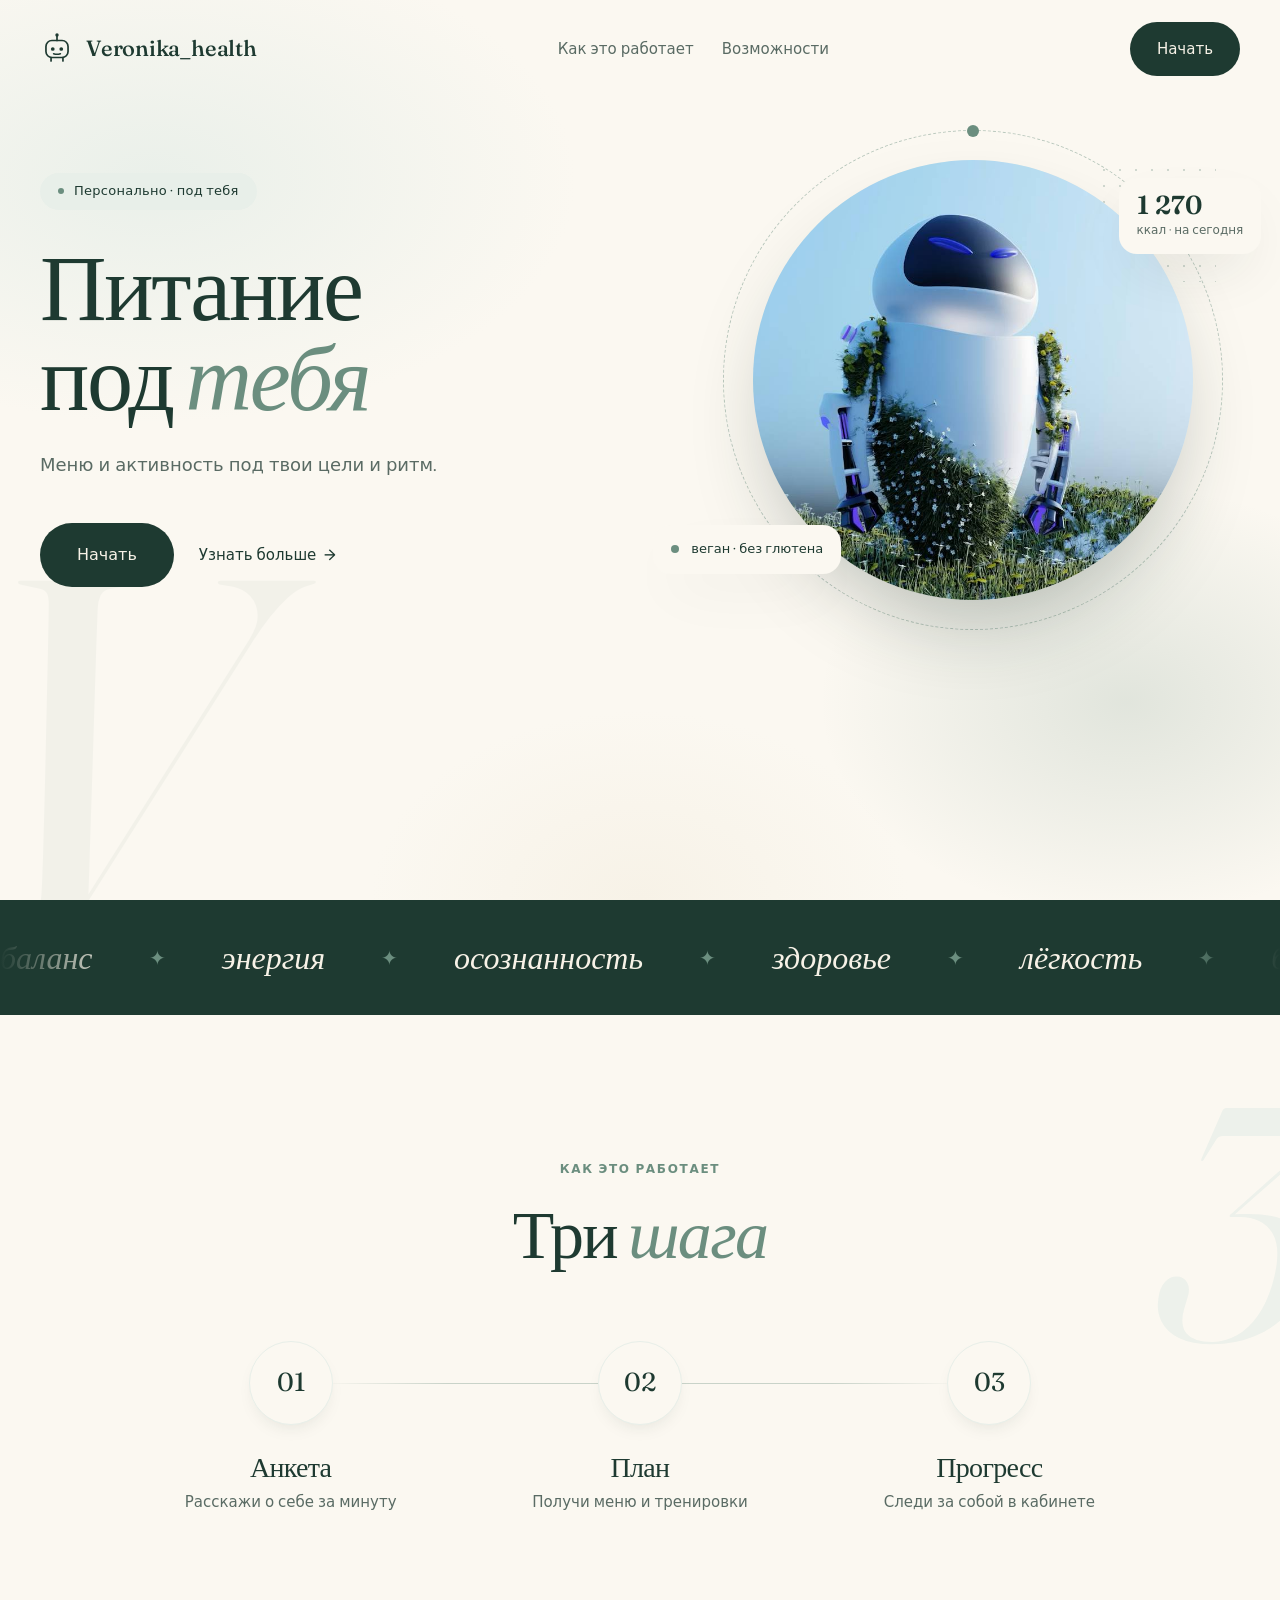
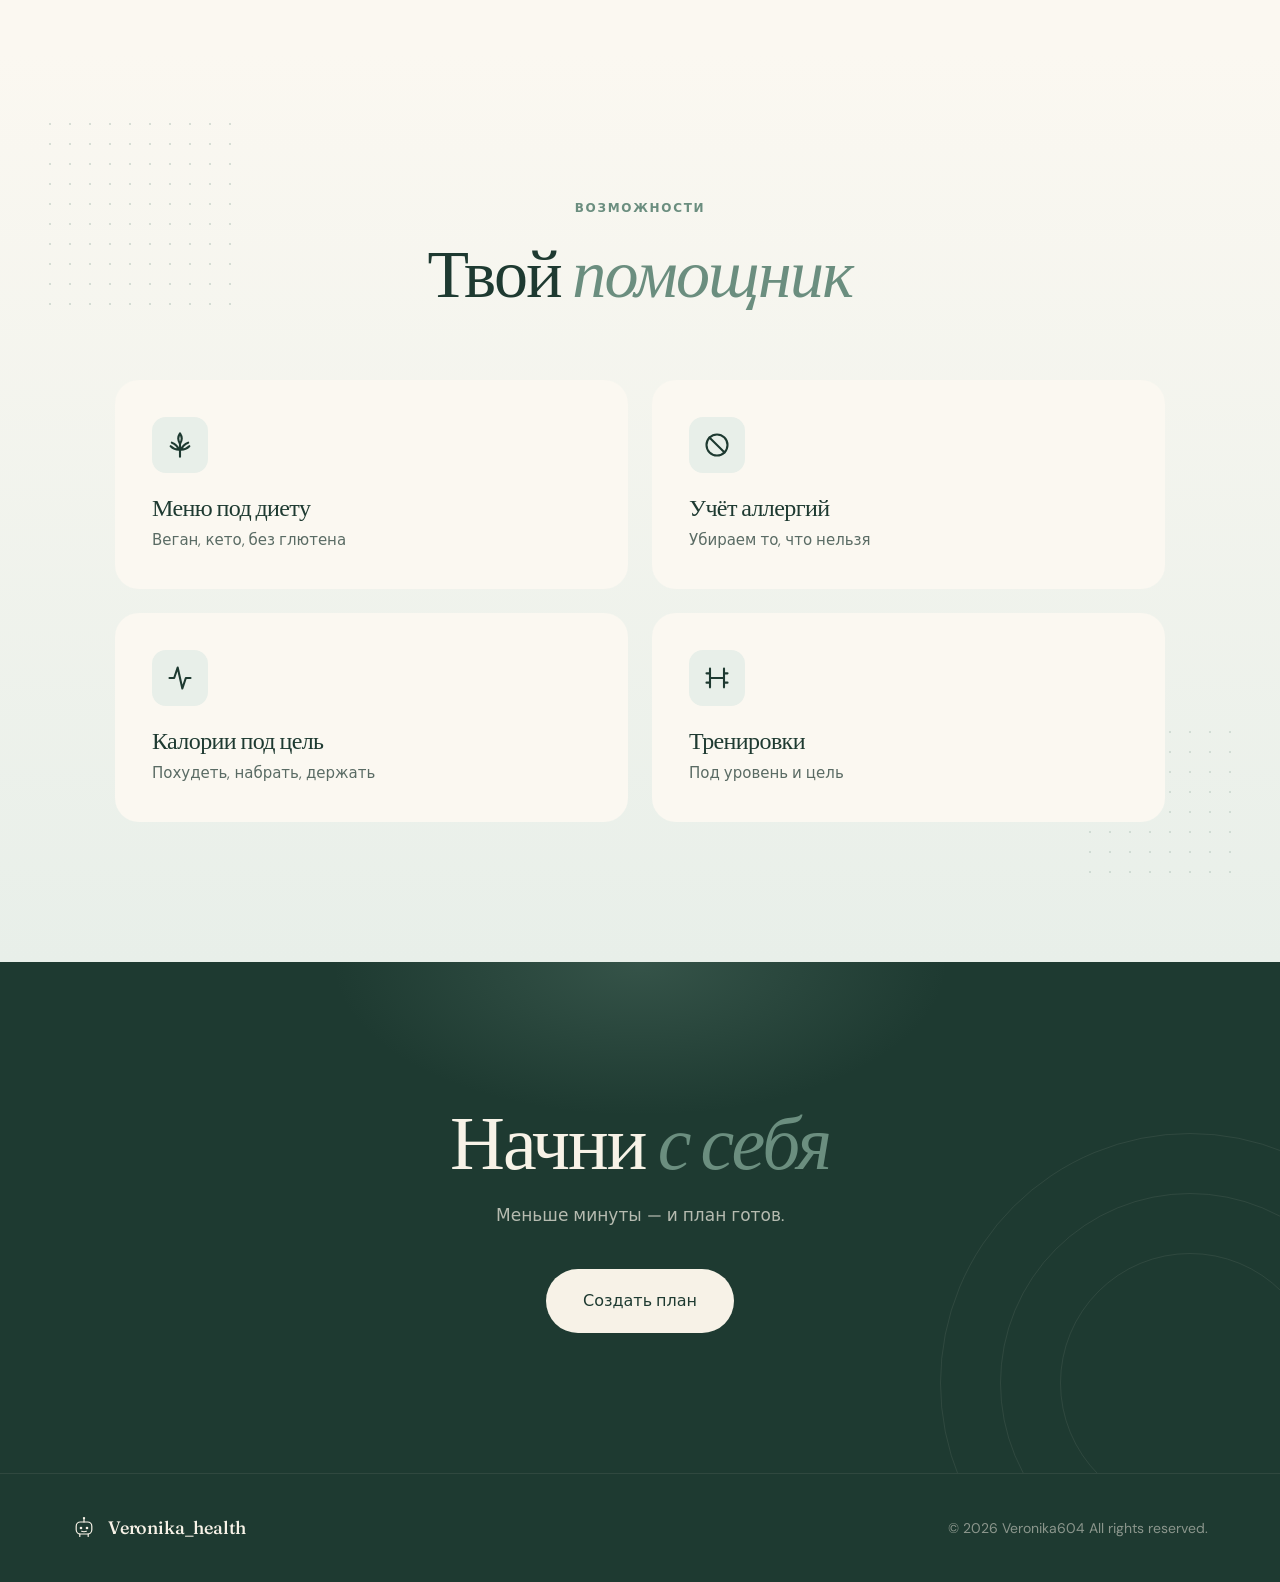
<file: index.html>
<!DOCTYPE html>
<html lang="ru">
<head>
  <meta charset="UTF-8">
  <meta name="viewport" content="width=device-width, initial-scale=1">
  <title>Veronika_health — Здоровое питание под тебя</title>
  <link rel="preconnect" href="https://fonts.googleapis.com">
  <link rel="preconnect" href="https://fonts.gstatic.com" crossorigin>
  <link href="https://fonts.googleapis.com/css2?family=Fraunces:ital,opsz,wght@0,9..144,400;0,9..144,500;0,9..144,600;1,9..144,400;1,9..144,500&family=DM+Sans:wght@400;500;600&display=swap" rel="stylesheet">
  <link rel="stylesheet" href="css/style.css">
</head>
<body>

  <!-- Навигация -->
  <header class="nav" id="nav">
    <div class="nav-inner">
      <a href="index.html" class="logo">
        <svg class="logo-mark" viewBox="0 0 40 40" fill="none">
          <line x1="20" y1="4" x2="20" y2="10" stroke="currentColor" stroke-width="2" stroke-linecap="round"/>
          <circle cx="20" cy="3.5" r="2" fill="currentColor"/>
          <rect x="7" y="10" width="26" height="20" rx="7" stroke="currentColor" stroke-width="2" fill="none"/>
          <circle cx="15" cy="20" r="2.2" fill="currentColor"/>
          <circle cx="25" cy="20" r="2.2" fill="currentColor"/>
          <path d="M16 25.5 Q20 27 24 25.5" stroke="currentColor" stroke-width="1.8" stroke-linecap="round" fill="none"/>
          <line x1="13" y1="30" x2="13" y2="34" stroke="currentColor" stroke-width="2" stroke-linecap="round"/>
          <line x1="27" y1="30" x2="27" y2="34" stroke="currentColor" stroke-width="2" stroke-linecap="round"/>
        </svg>
        Veronika_health
      </a>
      <nav class="nav-links">
        <a href="#how">Как это работает</a>
        <a href="#features">Возможности</a>
      </nav>
      <a href="register.html" class="btn btn-primary">Начать</a>
    </div>
  </header>

  <!-- Hero -->
  <section class="hero">
    <div class="hero-bg"></div>
    <div class="hero-letter">V</div>
    <div class="hero-dots"></div>

    <div class="hero-grid">
      <div class="hero-copy">
        <span class="chip">Персонально · под тебя</span>
        <h1>Питание<br>под <em>тебя</em></h1>
        <p class="lead">Меню и активность под твои цели и ритм.</p>
        <div class="hero-actions">
          <a href="register.html" class="btn btn-primary btn-large">Начать</a>
          <a href="#how" class="btn btn-ghost">Узнать больше</a>
        </div>
      </div>

      <div class="hero-visual">
        <div class="hero-ring"></div>
        <div class="hero-orb">
          <img src="images/main.jpg" alt="Veronika_health">
        </div>
        <div class="hero-badge hero-badge-1">
          <div>
            <strong>1 270</strong>
            <small>ккал · на сегодня</small>
          </div>
        </div>
        <div class="hero-badge hero-badge-2">
          <span class="dot"></span>
          веган · без глютена
        </div>
      </div>
    </div>
  </section>

  <!-- Бегущая строка -->
  <div class="marquee">
    <div class="marquee-track">
      <span>баланс</span><span>✦</span>
      <span>энергия</span><span>✦</span>
      <span>осознанность</span><span>✦</span>
      <span>здоровье</span><span>✦</span>
      <span>лёгкость</span><span>✦</span>
      <span>баланс</span><span>✦</span>
      <span>энергия</span><span>✦</span>
      <span>осознанность</span><span>✦</span>
      <span>здоровье</span><span>✦</span>
      <span>лёгкость</span><span>✦</span>
    </div>
  </div>

  <!-- Как это работает -->
  <section class="how" id="how">
    <div class="how-bg-num">3</div>
    <div class="container">
      <div class="section-head reveal">
        <span class="eyebrow">Как это работает</span>
        <h2>Три <em>шага</em></h2>
      </div>
      <div class="steps">
        <div class="step reveal">
          <span class="step-num">01</span>
          <h3>Анкета</h3>
          <p>Расскажи о себе за минуту</p>
        </div>
        <div class="step reveal delay-1">
          <span class="step-num">02</span>
          <h3>План</h3>
          <p>Получи меню и тренировки</p>
        </div>
        <div class="step reveal delay-2">
          <span class="step-num">03</span>
          <h3>Прогресс</h3>
          <p>Следи за собой в кабинете</p>
        </div>
      </div>
    </div>
  </section>

  <!-- Возможности -->
  <section class="features" id="features">
    <div class="container">
      <div class="section-head reveal">
        <span class="eyebrow">Возможности</span>
        <h2>Твой <em>помощник</em></h2>
      </div>
      <div class="feat-grid">
        <article class="feat reveal">
          <div class="feat-icon">
            <svg width="28" height="28" viewBox="0 0 24 24" fill="none" stroke="currentColor" stroke-width="1.8" stroke-linecap="round" stroke-linejoin="round">
              <path d="M12 2C14 5 14 8 12 11C10 8 10 5 12 2Z"/>
              <path d="M5 10C8 11 10 13 11 16C8 16 6 15 4 13"/>
              <path d="M19 10C16 11 14 13 13 16C16 16 18 15 20 13"/>
              <path d="M12 11V22"/>
            </svg>
          </div>
          <h3>Меню под диету</h3>
          <p>Веган, кето, без глютена</p>
        </article>
        <article class="feat reveal delay-1">
          <div class="feat-icon">
            <svg width="28" height="28" viewBox="0 0 24 24" fill="none" stroke="currentColor" stroke-width="1.8" stroke-linecap="round" stroke-linejoin="round">
              <circle cx="12" cy="12" r="9"/>
              <path d="M5.5 5.5L18.5 18.5"/>
            </svg>
          </div>
          <h3>Учёт аллергий</h3>
          <p>Убираем то, что нельзя</p>
        </article>
        <article class="feat reveal delay-2">
          <div class="feat-icon">
            <svg width="28" height="28" viewBox="0 0 24 24" fill="none" stroke="currentColor" stroke-width="1.8" stroke-linecap="round" stroke-linejoin="round">
              <path d="M3 12h4l3-9 4 18 3-9h4"/>
            </svg>
          </div>
          <h3>Калории под цель</h3>
          <p>Похудеть, набрать, держать</p>
        </article>
        <article class="feat reveal delay-3">
          <div class="feat-icon">
            <svg width="28" height="28" viewBox="0 0 24 24" fill="none" stroke="currentColor" stroke-width="1.8" stroke-linecap="round" stroke-linejoin="round">
              <path d="M6 4v16"/>
              <path d="M18 4v16"/>
              <path d="M3 8h3M3 16h3M18 8h3M18 16h3"/>
              <path d="M6 12h12"/>
            </svg>
          </div>
          <h3>Тренировки</h3>
          <p>Под уровень и цель</p>
        </article>
      </div>
    </div>
  </section>

  <!-- Финал -->
  <section class="cta">
    <div class="cta-rings"><div></div><div></div><div></div></div>
    <div class="container">
      <h2>Начни <em>с себя</em></h2>
      <p>Меньше минуты — и план готов.</p>
      <a href="register.html" class="btn btn-primary btn-large">Создать план</a>
    </div>
  </section>

  <footer>
    <div class="container">
      <span class="logo">
        <svg class="logo-mark" viewBox="0 0 40 40" fill="none" style="width:24px;height:24px;">
          <line x1="20" y1="4" x2="20" y2="10" stroke="currentColor" stroke-width="2" stroke-linecap="round"/>
          <circle cx="20" cy="3.5" r="2" fill="currentColor"/>
          <rect x="7" y="10" width="26" height="20" rx="7" stroke="currentColor" stroke-width="2" fill="none"/>
          <circle cx="15" cy="20" r="2.2" fill="currentColor"/>
          <circle cx="25" cy="20" r="2.2" fill="currentColor"/>
          <path d="M16 25.5 Q20 27 24 25.5" stroke="currentColor" stroke-width="1.8" stroke-linecap="round" fill="none"/>
          <line x1="13" y1="30" x2="13" y2="34" stroke="currentColor" stroke-width="2" stroke-linecap="round"/>
          <line x1="27" y1="30" x2="27" y2="34" stroke="currentColor" stroke-width="2" stroke-linecap="round"/>
        </svg>
        Veronika_health
      </span>
      <p>© 2026 Veronika604 All rights reserved. </p>
    </div>
  </footer>

  <script src="js/app.js"></script>
</body>
</html>
</file>
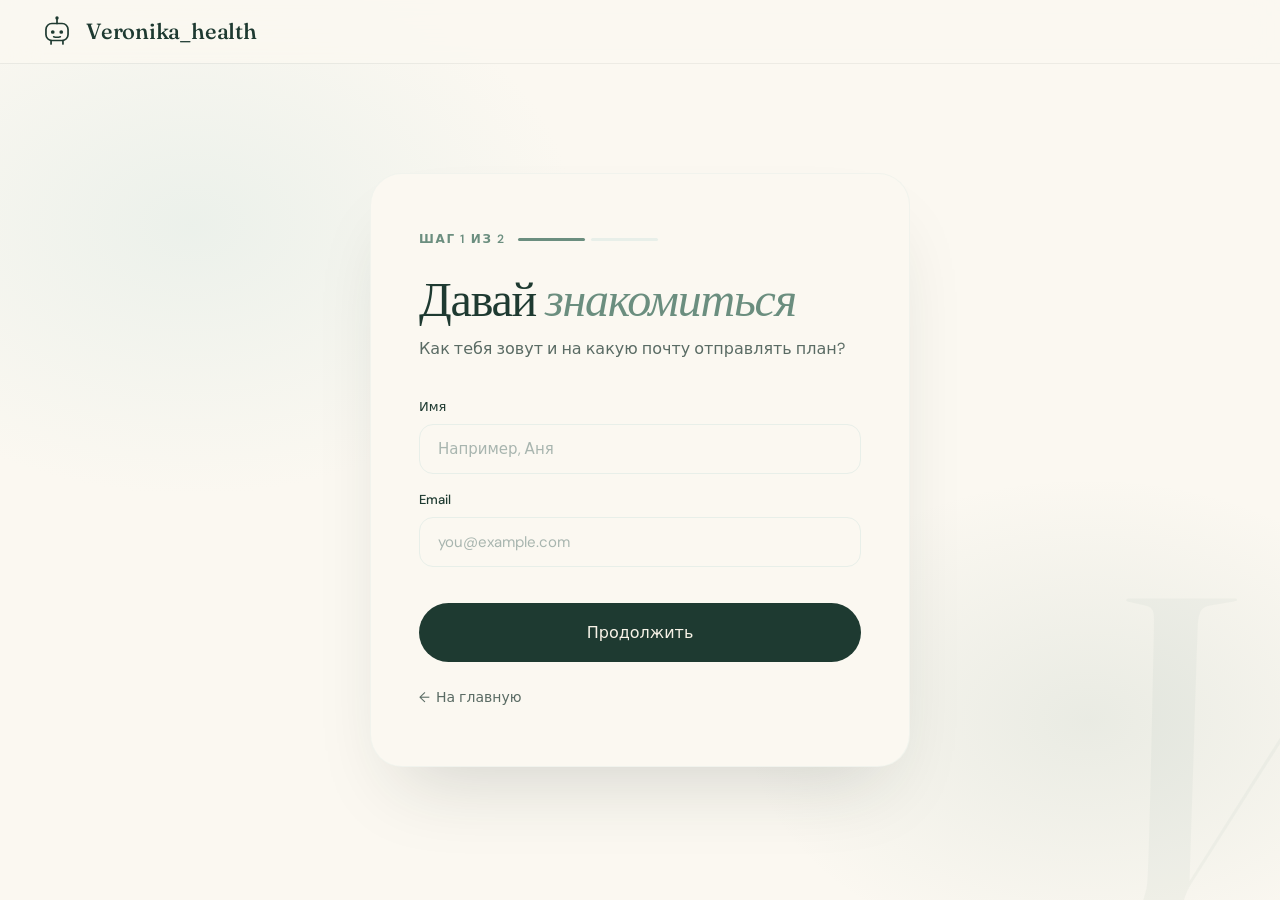
<file: form.html>
<!DOCTYPE html>
<html lang="ru">
<head>
  <meta charset="UTF-8">
  <meta name="viewport" content="width=device-width, initial-scale=1">
  <title>Анкета | Veronika_health</title>
  <link rel="preconnect" href="https://fonts.googleapis.com">
  <link rel="preconnect" href="https://fonts.gstatic.com" crossorigin>
  <link href="https://fonts.googleapis.com/css2?family=Fraunces:ital,opsz,wght@0,9..144,400;0,9..144,500;0,9..144,600;1,9..144,400;1,9..144,500&family=DM+Sans:wght@400;500;600&display=swap" rel="stylesheet">
  <link rel="stylesheet" href="css/style.css">
</head>
<body>

  <header class="nav solid" id="nav">
    <div class="nav-inner">
      <a href="index.html" class="logo">
        <svg class="logo-mark" viewBox="0 0 40 40" fill="none">
          <line x1="20" y1="4" x2="20" y2="10" stroke="currentColor" stroke-width="2" stroke-linecap="round"/>
          <circle cx="20" cy="3.5" r="2" fill="currentColor"/>
          <rect x="7" y="10" width="26" height="20" rx="7" stroke="currentColor" stroke-width="2" fill="none"/>
          <circle cx="15" cy="20" r="2.2" fill="currentColor"/>
          <circle cx="25" cy="20" r="2.2" fill="currentColor"/>
          <path d="M16 25.5 Q20 27 24 25.5" stroke="currentColor" stroke-width="1.8" stroke-linecap="round" fill="none"/>
          <line x1="13" y1="30" x2="13" y2="34" stroke="currentColor" stroke-width="2" stroke-linecap="round"/>
          <line x1="27" y1="30" x2="27" y2="34" stroke="currentColor" stroke-width="2" stroke-linecap="round"/>
        </svg>
        Veronika_health
      </a>
    </div>
  </header>

  <section class="form-page">
    <div class="form-page-bg"></div>
    <div class="form-page-letter">О</div>

    <div class="form-card" style="max-width: 560px;">
      <div class="form-step">
        <span>Шаг 2 из 2</span>
        <div class="form-step-bar">
          <span class="active"></span>
          <span class="active"></span>
        </div>
      </div>

      <h1>Расскажи <em>о себе</em></h1>
      <p class="sub">Эти данные нужны чтобы подобрать меню и план тренировок.</p>

      <form id="questionnaireForm">
        <div class="form-row">
          <div class="form-field">
            <label for="height">Рост (см)</label>
            <input type="number" id="height" name="height" placeholder="170" required min="100" max="250">
          </div>
          <div class="form-field">
            <label for="weight">Вес (кг)</label>
            <input type="number" id="weight" name="weight" placeholder="65" required min="30" max="300">
          </div>
        </div>

        <div class="form-field">
          <label for="activity">Уровень активности</label>
          <select id="activity" name="activity" required>
            <option value="">Выбери...</option>
            <option value="low">Низкая — сидячая работа</option>
            <option value="medium">Средняя — пару тренировок в неделю</option>
            <option value="high">Высокая — почти каждый день</option>
          </select>
        </div>

        <div class="form-field">
          <label for="goal">Цель</label>
          <select id="goal" name="goal" required>
            <option value="">Выбери...</option>
            <option value="lose">Похудеть</option>
            <option value="maintain">Поддерживать вес</option>
            <option value="gain">Набрать вес</option>
          </select>
        </div>

        <div class="form-field">
          <label for="diet">Тип питания</label>
          <select id="diet" name="diet" required>
            <option value="">Выбери...</option>
            <option value="normal">Обычное питание</option>
            <option value="vegan">Веган</option>
            <option value="vegetarian">Вегетарианец</option>
            <option value="pescetarian">Пескетарианец</option>
            <option value="glutenfree">Безглютеновое</option>
            <option value="keto">Кето</option>
          </select>
        </div>

        <div class="form-field">
          <label for="goal_weight">Целевой вес (кг) — необязательно</label>
          <input type="number" id="goal_weight" name="goal_weight" placeholder="60">
        </div>

        <div class="form-field">
          <label for="allergies">Аллергии — необязательно</label>
          <input type="text" id="allergies" name="allergies" placeholder="молоко, глютен, рыба…">
        </div>

        <div class="form-field">
          <label for="favorite_foods">Любимые продукты — необязательно</label>
          <input type="text" id="favorite_foods" name="favorite_foods" placeholder="авокадо, киноа, ягоды…">
        </div>

        <button type="submit" class="btn btn-primary btn-large form-submit">Сохранить и получить план</button>
      </form>

      <a href="register.html" class="form-back">Назад</a>
    </div>
  </section>

  <script>
    // Проверка, что пользователь зарегистрирован
    const user = JSON.parse(localStorage.getItem('userData') || '{}');
    if (!user.username) {
      alert('Сначала зарегистрируйся');
      window.location.href = 'register.html';
    }

    // Подставить прошлые ответы, если есть
    window.addEventListener('DOMContentLoaded', () => {
      ['height','weight','activity','goal','diet','goal_weight','allergies','favorite_foods']
        .forEach(name => {
          if (user[name] !== undefined && user[name] !== '') {
            const el = document.getElementById(name);
            if (el) el.value = user[name];
          }
        });
    });

    // Сохранение анкеты
    document.getElementById('questionnaireForm').addEventListener('submit', function(e) {
      e.preventDefault();
      const formData = new FormData(this);
      const answers  = {};
      for (const [k, v] of formData.entries()) answers[k] = v.trim();

      const prev = JSON.parse(localStorage.getItem('userData') || '{}');
      const updated = {
        ...prev,
        ...answers,
        questionnaireFilledAt: new Date().toISOString()
      };
      localStorage.setItem('userData', JSON.stringify(updated));
      localStorage.removeItem('currentMenu'); // сбросить выбор меню

      window.location.href = 'menu.html';
    });
  </script>
</body>
</html>
</file>
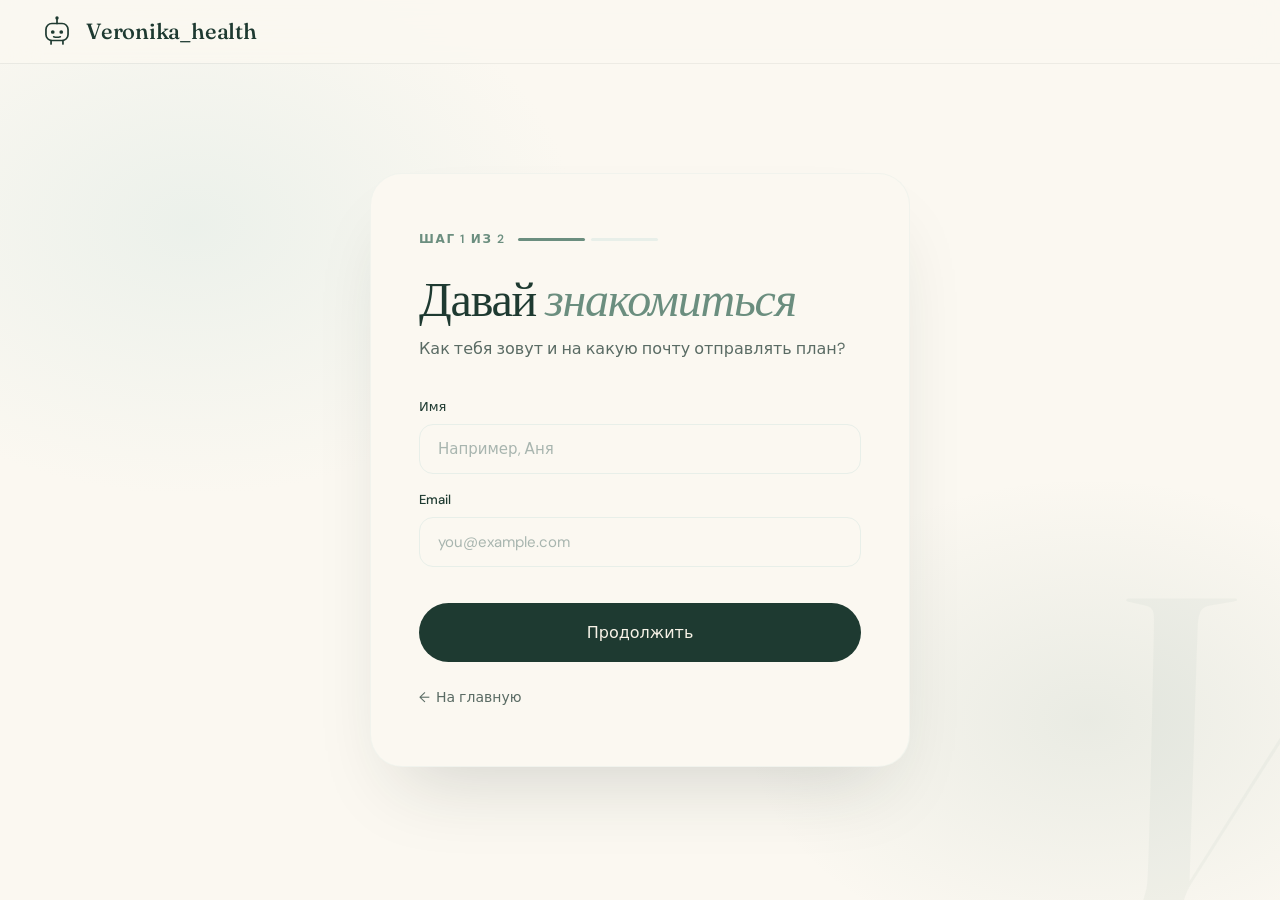
<file: menu.html>
<!DOCTYPE html>
<html lang="ru">
<head>
  <meta charset="UTF-8">
  <meta name="viewport" content="width=device-width, initial-scale=1">
  <title>Твоё меню | Veronika_health</title>
  <link rel="preconnect" href="https://fonts.googleapis.com">
  <link rel="preconnect" href="https://fonts.gstatic.com" crossorigin>
  <link href="https://fonts.googleapis.com/css2?family=Fraunces:ital,opsz,wght@0,9..144,400;0,9..144,500;0,9..144,600;1,9..144,400;1,9..144,500&family=DM+Sans:wght@400;500;600&display=swap" rel="stylesheet">
  <link rel="stylesheet" href="css/style.css">
</head>
<body>

  <header class="nav solid" id="nav">
    <div class="nav-inner">
      <a href="index.html" class="logo">
        <svg class="logo-mark" viewBox="0 0 40 40" fill="none">
          <line x1="20" y1="4" x2="20" y2="10" stroke="currentColor" stroke-width="2" stroke-linecap="round"/>
          <circle cx="20" cy="3.5" r="2" fill="currentColor"/>
          <rect x="7" y="10" width="26" height="20" rx="7" stroke="currentColor" stroke-width="2" fill="none"/>
          <circle cx="15" cy="20" r="2.2" fill="currentColor"/>
          <circle cx="25" cy="20" r="2.2" fill="currentColor"/>
          <path d="M16 25.5 Q20 27 24 25.5" stroke="currentColor" stroke-width="1.8" stroke-linecap="round" fill="none"/>
          <line x1="13" y1="30" x2="13" y2="34" stroke="currentColor" stroke-width="2" stroke-linecap="round"/>
          <line x1="27" y1="30" x2="27" y2="34" stroke="currentColor" stroke-width="2" stroke-linecap="round"/>
        </svg>
        Veronika_health
      </a>
      <nav class="nav-links">
        <a href="profile.html">Личный кабинет</a>
        <a href="form.html" class="btn btn-secondary" style="padding:10px 20px; font-size:14px;">Изменить анкету</a>
      </nav>
    </div>
  </header>

  <section class="page">
    <div class="page-bg"></div>
    <div class="page-letter">М</div>

    <div class="page-head reveal">
      <span class="eyebrow">Меню дня</span>
      <h1>Твоё <em>меню</em></h1>
      <p id="menu-info"></p>
    </div>

    <!-- Карточки блюд подставляются из app.js -->
    <div class="meal-grid reveal delay-1" id="meal-grid"></div>

    <div class="menu-actions reveal delay-2">
      <button class="btn btn-primary" onclick="changeMenu()">Поменять меню</button>
      <a href="profile.html" class="btn btn-secondary">Личный кабинет</a>
    </div>
  </section>

  <script src="js/app.js"></script>
</body>
</html>
</file>
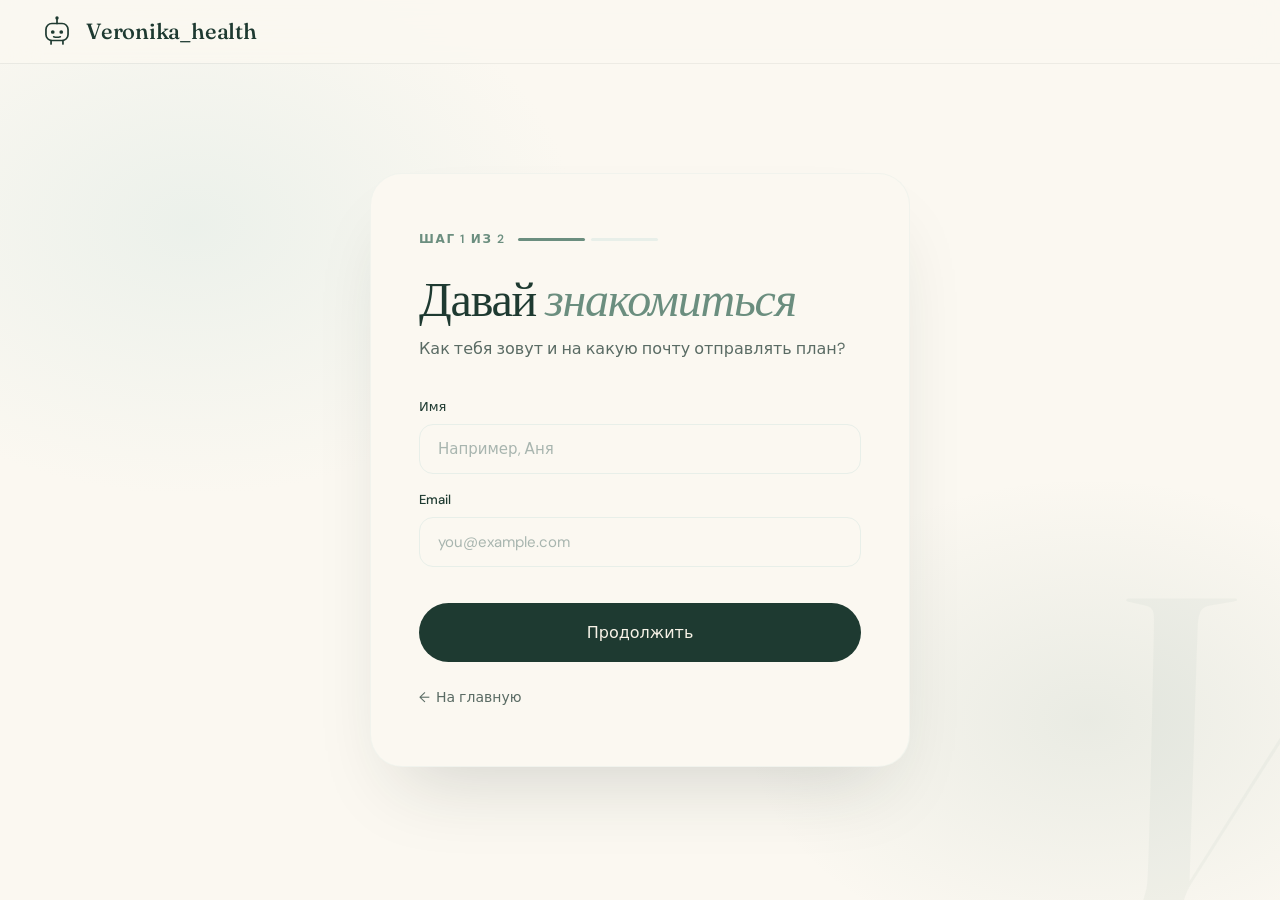
<file: profile.html>
<!DOCTYPE html>
<html lang="ru">
<head>
  <meta charset="UTF-8">
  <meta name="viewport" content="width=device-width, initial-scale=1">
  <title>Личный кабинет | Veronika_health</title>
  <link rel="preconnect" href="https://fonts.googleapis.com">
  <link rel="preconnect" href="https://fonts.gstatic.com" crossorigin>
  <link href="https://fonts.googleapis.com/css2?family=Fraunces:ital,opsz,wght@0,9..144,400;0,9..144,500;0,9..144,600;1,9..144,400;1,9..144,500&family=DM+Sans:wght@400;500;600&display=swap" rel="stylesheet">
  <link rel="stylesheet" href="css/style.css">
</head>
<body>

  <header class="nav solid" id="nav">
    <div class="nav-inner">
      <a href="index.html" class="logo">
        <svg class="logo-mark" viewBox="0 0 40 40" fill="none">
          <line x1="20" y1="4" x2="20" y2="10" stroke="currentColor" stroke-width="2" stroke-linecap="round"/>
          <circle cx="20" cy="3.5" r="2" fill="currentColor"/>
          <rect x="7" y="10" width="26" height="20" rx="7" stroke="currentColor" stroke-width="2" fill="none"/>
          <circle cx="15" cy="20" r="2.2" fill="currentColor"/>
          <circle cx="25" cy="20" r="2.2" fill="currentColor"/>
          <path d="M16 25.5 Q20 27 24 25.5" stroke="currentColor" stroke-width="1.8" stroke-linecap="round" fill="none"/>
          <line x1="13" y1="30" x2="13" y2="34" stroke="currentColor" stroke-width="2" stroke-linecap="round"/>
          <line x1="27" y1="30" x2="27" y2="34" stroke="currentColor" stroke-width="2" stroke-linecap="round"/>
        </svg>
        Veronika_health
      </a>
      <nav class="nav-links">
        <a href="menu.html">Меню</a>
        <a href="form.html">Анкета</a>
        <button class="btn-text" id="logoutBtn">Выйти</button>
      </nav>
    </div>
  </header>

  <section class="page" style="padding-top: 120px;">
    <div class="page-bg"></div>
    <div class="page-letter">П</div>

    <div class="dashboard">
      <!-- Приветствие -->
      <div class="dashboard-head reveal" id="dash-head"></div>

      <!-- Ряд статистики -->
      <div class="stats-row reveal delay-1" id="stats"></div>

      <!-- Две колонки: ИМТ + Цель -->
      <div class="two-col">
        <div class="card reveal delay-1" id="bmi-block"></div>
        <div class="card reveal delay-2" id="goal-block"></div>
      </div>

      <!-- Меню + Тренировки -->
      <div class="two-col">
        <div class="card reveal delay-2" id="menu-card"></div>
        <div class="card reveal delay-3" id="workouts-card"></div>
      </div>

      <!-- Анкета -->
      <div class="card reveal delay-3" id="profile-info"></div>

    </div>
  </section>

  <script src="js/app.js"></script>
</body>
</html>
</file>
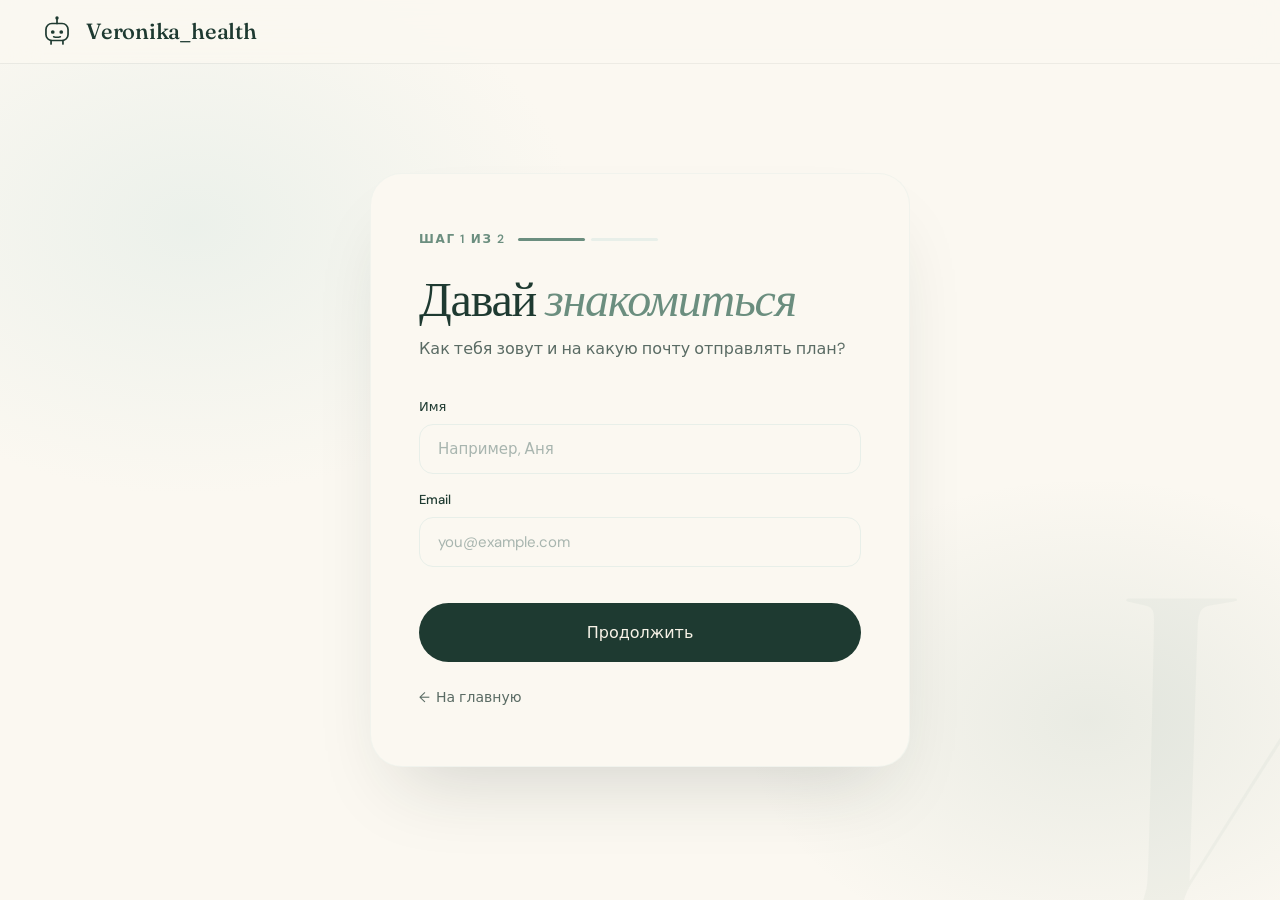
<file: register.html>
<!DOCTYPE html>
<html lang="ru">
<head>
  <meta charset="UTF-8">
  <meta name="viewport" content="width=device-width, initial-scale=1">
  <title>Регистрация | Veronika_health</title>
  <link rel="preconnect" href="https://fonts.googleapis.com">
  <link rel="preconnect" href="https://fonts.gstatic.com" crossorigin>
  <link href="https://fonts.googleapis.com/css2?family=Fraunces:ital,opsz,wght@0,9..144,400;0,9..144,500;0,9..144,600;1,9..144,400;1,9..144,500&family=DM+Sans:wght@400;500;600&display=swap" rel="stylesheet">
  <link rel="stylesheet" href="css/style.css">
</head>
<body>

  <!-- Навигация -->
  <header class="nav solid" id="nav">
    <div class="nav-inner">
      <a href="index.html" class="logo">
        <svg class="logo-mark" viewBox="0 0 40 40" fill="none">
          <line x1="20" y1="4" x2="20" y2="10" stroke="currentColor" stroke-width="2" stroke-linecap="round"/>
          <circle cx="20" cy="3.5" r="2" fill="currentColor"/>
          <rect x="7" y="10" width="26" height="20" rx="7" stroke="currentColor" stroke-width="2" fill="none"/>
          <circle cx="15" cy="20" r="2.2" fill="currentColor"/>
          <circle cx="25" cy="20" r="2.2" fill="currentColor"/>
          <path d="M16 25.5 Q20 27 24 25.5" stroke="currentColor" stroke-width="1.8" stroke-linecap="round" fill="none"/>
          <line x1="13" y1="30" x2="13" y2="34" stroke="currentColor" stroke-width="2" stroke-linecap="round"/>
          <line x1="27" y1="30" x2="27" y2="34" stroke="currentColor" stroke-width="2" stroke-linecap="round"/>
        </svg>
        Veronika_health
      </a>
    </div>
  </header>

  <section class="form-page">
    <div class="form-page-bg"></div>
    <div class="form-page-letter">V</div>

    <div class="form-card">
      <div class="form-step">
        <span>Шаг 1 из 2</span>
        <div class="form-step-bar">
          <span class="active"></span>
          <span></span>
        </div>
      </div>

      <h1>Давай <em>знакомиться</em></h1>
      <p class="sub">Как тебя зовут и на какую почту отправлять план?</p>

      <form id="registerForm">
        <div class="form-field">
          <label for="username">Имя</label>
          <input type="text" id="username" name="username" placeholder="Например, Аня" required>
        </div>

        <div class="form-field">
          <label for="email">Email</label>
          <input type="email" id="email" name="email" placeholder="you@example.com" required>
        </div>

        <button type="submit" class="btn btn-primary btn-large form-submit">Продолжить</button>
      </form>

      <a href="index.html" class="form-back">На главную</a>
    </div>
  </section>

  <script>
    // Если пользователь уже был — подставим данные
    const existing = JSON.parse(localStorage.getItem('userData') || '{}');
    if (existing.username) document.getElementById('username').value = existing.username;
    if (existing.email)    document.getElementById('email').value    = existing.email;

    // Сохранение и переход на анкету
    document.getElementById('registerForm').addEventListener('submit', function(e) {
      e.preventDefault();
      const username = document.getElementById('username').value.trim();
      const email    = document.getElementById('email').value.trim();
      if (!username || !email) { alert('Заполни все поля'); return; }

      const userData = {
        ...existing,
        username, email,
        registeredAt: existing.registeredAt || new Date().toISOString()
      };
      localStorage.setItem('userData', JSON.stringify(userData));
      window.location.href = 'form.html';
    });
  </script>
</body>
</html>
</file>
<file: css/style.css>
/* ================================================================
   Veronika_health — общие стили для всех страниц
   ================================================================ */

/* ===== Переменные (цвета, шрифты, тени) ===== */
:root {
  --forest: #1E3A31;
  --forest-mid: #2F4D45;
  --moss: #6B8E7F;
  --sage: #E8EFE9;
  --cream: #F7F2E7;
  --paper: #FBF8F1;
  --ink: #141A16;
  --muted: #5A6B64;
  --amber: #C9A449;
  --coral: #C26A4F;

  --radius: 24px;
  --radius-sm: 16px;
  --shadow-card: 0 24px 60px -20px rgba(26, 46, 39, 0.15);
  --shadow-sm: 0 8px 20px -10px rgba(26, 46, 39, 0.15);

  --font-display: 'Fraunces', Georgia, serif;
  --font-body: 'DM Sans', -apple-system, system-ui, sans-serif;
}

/* ===== Reset ===== */
* { box-sizing: border-box; margin: 0; padding: 0; }
html { scroll-behavior: smooth; }

body {
  font-family: var(--font-body);
  color: var(--ink);
  background: var(--paper);
  line-height: 1.6;
  -webkit-font-smoothing: antialiased;
  overflow-x: hidden;
  min-height: 100vh;
}

img { max-width: 100%; display: block; }
button { cursor: pointer; font-family: inherit; }
ul { list-style: none; }

/* ===== Типографика ===== */
h1, h2, h3, h4 {
  font-family: var(--font-display);
  font-weight: 500;
  color: var(--forest);
  letter-spacing: -0.025em;
  line-height: 1.05;
}
em {
  font-style: italic;
  font-weight: 400;
  color: var(--moss);
}

/* ===== Компоновка ===== */
.container {
  max-width: 1200px;
  margin: 0 auto;
  padding: 0 32px;
}
.container-narrow {
  max-width: 880px;
  margin: 0 auto;
  padding: 0 32px;
}

/* ===== Навигация ===== */
.nav {
  position: fixed;
  top: 0; left: 0; right: 0;
  z-index: 100;
  padding: 22px 32px;
  transition: all 0.35s cubic-bezier(.4, 0, .2, 1);
}
.nav.scrolled,
.nav.solid {
  background: rgba(251, 248, 241, 0.82);
  backdrop-filter: blur(18px);
  -webkit-backdrop-filter: blur(18px);
  box-shadow: 0 1px 0 rgba(26, 46, 39, 0.06);
  padding: 14px 32px;
}
.nav-inner {
  max-width: 1200px;
  margin: 0 auto;
  display: flex;
  justify-content: space-between;
  align-items: center;
  gap: 24px;
}
.logo {
  font-family: var(--font-display);
  font-weight: 500;
  font-size: 22px;
  color: var(--forest);
  text-decoration: none;
  display: flex;
  align-items: center;
  gap: 12px;
  letter-spacing: -0.01em;
}
.logo-mark {
  width: 34px;
  height: 34px;
  color: var(--forest);
  flex-shrink: 0;
}
.nav-links {
  display: flex;
  gap: 28px;
  align-items: center;
}
.nav-links a {
  font-size: 15px;
  color: var(--muted);
  text-decoration: none;
  transition: color 0.2s;
  background: none;
  border: none;
  cursor: pointer;
  font-family: inherit;
  padding: 0;
}
.nav-links a:hover { color: var(--forest); }

/* ===== Кнопки ===== */
.btn {
  display: inline-flex;
  align-items: center;
  justify-content: center;
  gap: 8px;
  padding: 14px 26px;
  border-radius: 999px;
  font-family: inherit;
  font-weight: 500;
  font-size: 15px;
  text-decoration: none;
  border: 1px solid transparent;
  cursor: pointer;
  transition: all 0.3s cubic-bezier(.4, 0, .2, 1);
  white-space: nowrap;
}
.btn-primary {
  background: var(--forest);
  color: var(--cream);
}
.btn-primary:hover {
  background: var(--forest-mid);
  transform: translateY(-2px);
  box-shadow: 0 10px 24px -6px rgba(26, 46, 39, 0.3);
}
.btn-large {
  padding: 18px 36px;
  font-size: 16px;
}
.btn-secondary {
  background: transparent;
  color: var(--forest);
  border-color: var(--forest);
}
.btn-secondary:hover {
  background: var(--forest);
  color: var(--cream);
}
.btn-ghost {
  color: var(--forest);
  background: transparent;
  padding: 14px 0;
}
.btn-ghost:hover { color: var(--moss); }
.btn-ghost::after {
  content: '→';
  transition: transform 0.3s;
}
.btn-ghost:hover::after { transform: translateX(4px); }
.btn-text {
  background: transparent;
  color: var(--muted);
  padding: 10px 14px;
  border-radius: 10px;
}
.btn-text:hover { color: var(--forest); background: var(--sage); }

/* ===== Чип ===== */
.chip {
  display: inline-flex;
  align-items: center;
  gap: 10px;
  padding: 8px 18px;
  background: var(--sage);
  color: var(--forest);
  border-radius: 999px;
  font-size: 13px;
  font-weight: 500;
  letter-spacing: 0.02em;
}
.chip::before {
  content: '';
  width: 6px;
  height: 6px;
  border-radius: 50%;
  background: var(--moss);
  animation: pulse 2s ease-in-out infinite;
}
@keyframes pulse {
  0%, 100% { opacity: 0.4; transform: scale(1); }
  50%      { opacity: 1; transform: scale(1.3); }
}

/* ===== Eyebrow / заголовки секций ===== */
.eyebrow {
  display: inline-block;
  font-size: 12px;
  font-weight: 600;
  color: var(--moss);
  letter-spacing: 0.14em;
  text-transform: uppercase;
  margin-bottom: 20px;
}
.section-head {
  max-width: 720px;
  margin: 0 auto 72px;
  text-align: center;
  position: relative;
}
.section-head h2 {
  font-size: clamp(40px, 5.5vw, 68px);
  line-height: 1.02;
}

/* ================================================================
   ГЛАВНАЯ СТРАНИЦА (index.html)
   ================================================================ */

.hero {
  position: relative;
  min-height: 100vh;
  padding: 160px 32px 100px;
  overflow: hidden;
}
.hero-bg {
  position: absolute;
  inset: 0;
  z-index: -2;
  background:
    radial-gradient(55% 45% at 12% 20%, rgba(232, 239, 233, 0.9) 0%, transparent 60%),
    radial-gradient(40% 40% at 88% 78%, rgba(107, 142, 127, 0.18) 0%, transparent 60%),
    radial-gradient(30% 30% at 50% 100%, rgba(247, 242, 231, 1) 0%, transparent 70%),
    var(--paper);
}
.hero-letter {
  position: absolute;
  font-family: var(--font-display);
  font-style: italic;
  font-weight: 400;
  font-size: clamp(280px, 40vw, 560px);
  line-height: 0.8;
  color: var(--moss);
  opacity: 0.06;
  bottom: -60px;
  left: -40px;
  z-index: -1;
  pointer-events: none;
  user-select: none;
}
.hero-dots {
  position: absolute;
  top: 18%;
  right: 5%;
  width: 120px;
  height: 120px;
  background-image: radial-gradient(var(--moss) 1.5px, transparent 1.5px);
  background-size: 16px 16px;
  opacity: 0.3;
  z-index: -1;
}
.hero-grid {
  max-width: 1200px;
  margin: 0 auto;
  display: grid;
  grid-template-columns: 1.1fr 1fr;
  gap: 80px;
  align-items: center;
}
.hero .chip {
  margin-bottom: 32px;
  animation: rise 0.8s 0.1s backwards;
}
.hero h1 {
  font-size: clamp(48px, 7.2vw, 96px);
  line-height: 0.98;
  margin-bottom: 28px;
  animation: rise 0.9s 0.2s backwards;
}
.hero .lead {
  font-size: 18px;
  color: var(--muted);
  max-width: 400px;
  margin-bottom: 44px;
  animation: rise 0.9s 0.35s backwards;
}
.hero-actions {
  display: flex;
  gap: 24px;
  align-items: center;
  flex-wrap: wrap;
  animation: rise 0.9s 0.5s backwards;
}
.hero-visual {
  position: relative;
  animation: rise 1s 0.4s backwards;
  display: flex;
  align-items: center;
  justify-content: center;
}
.hero-orb {
  position: relative;
  width: 100%;
  max-width: 440px;
  aspect-ratio: 1;
  border-radius: 50%;
  overflow: hidden;
  background: var(--sage);
  box-shadow: 0 40px 80px -20px rgba(26, 46, 39, 0.28);
  animation: float 9s ease-in-out infinite;
}
.hero-orb img {
  width: 100%;
  height: 100%;
  object-fit: cover;
}
.hero-ring {
  position: absolute;
  width: calc(100% + 60px);
  max-width: 500px;
  aspect-ratio: 1;
  border-radius: 50%;
  border: 1px dashed rgba(107, 142, 127, 0.45);
  animation: spin 40s linear infinite;
}
.hero-ring::before {
  content: '';
  position: absolute;
  top: 0; left: 50%;
  width: 12px;
  height: 12px;
  background: var(--moss);
  border-radius: 50%;
  transform: translate(-50%, -50%);
}
.hero-badge {
  position: absolute;
  background: var(--paper);
  padding: 14px 18px;
  border-radius: 18px;
  box-shadow: var(--shadow-card);
  font-size: 13px;
  color: var(--forest);
  display: flex;
  align-items: center;
  gap: 12px;
  animation: float 7s ease-in-out infinite reverse;
  z-index: 2;
}
.hero-badge-1 { top: 4%; right: -4%; }
.hero-badge-1 strong {
  font-family: var(--font-display);
  font-size: 26px;
  font-weight: 600;
  display: block;
  color: var(--forest);
  line-height: 1;
  margin-bottom: 2px;
}
.hero-badge-1 small {
  color: var(--muted);
  font-size: 12px;
}
.hero-badge-2 {
  bottom: 6%;
  left: -10%;
  font-weight: 500;
  animation-delay: -3s;
}
.hero-badge-2 .dot {
  width: 8px;
  height: 8px;
  border-radius: 50%;
  background: var(--moss);
}

/* ===== Бегущая строка ===== */
.marquee {
  background: var(--forest);
  color: var(--cream);
  padding: 32px 0;
  overflow: hidden;
  position: relative;
}
.marquee::before,
.marquee::after {
  content: '';
  position: absolute;
  top: 0; bottom: 0;
  width: 120px;
  z-index: 2;
  pointer-events: none;
}
.marquee::before { left: 0;  background: linear-gradient(90deg, var(--forest), transparent); }
.marquee::after  { right: 0; background: linear-gradient(-90deg, var(--forest), transparent); }
.marquee-track {
  display: flex;
  gap: 56px;
  animation: scroll 30s linear infinite;
  white-space: nowrap;
  font-family: var(--font-display);
  font-size: 32px;
  font-style: italic;
}
.marquee-track span:nth-child(odd)  { color: var(--cream); }
.marquee-track span:nth-child(even) {
  color: var(--moss);
  font-style: normal;
  font-size: 20px;
  align-self: center;
}
@keyframes scroll {
  from { transform: translateX(0); }
  to   { transform: translateX(-50%); }
}

/* ===== Секция «Как это работает» ===== */
.how {
  padding: 140px 0;
  position: relative;
  overflow: hidden;
}
.how-bg-num {
  position: absolute;
  top: 40px;
  right: -40px;
  font-family: var(--font-display);
  font-style: italic;
  font-size: clamp(200px, 26vw, 380px);
  color: var(--sage);
  opacity: 0.7;
  line-height: 1;
  z-index: 0;
  pointer-events: none;
}
.how .container { position: relative; z-index: 1; }
.steps {
  display: grid;
  grid-template-columns: repeat(3, 1fr);
  gap: 48px;
  max-width: 1000px;
  margin: 0 auto;
  position: relative;
}
.steps::before {
  content: '';
  position: absolute;
  top: 42px;
  left: 18%;
  right: 18%;
  height: 1px;
  background: linear-gradient(90deg, transparent, var(--moss) 20%, var(--moss) 80%, transparent);
  opacity: 0.35;
}
.step { text-align: center; position: relative; }
.step-num {
  display: inline-flex;
  align-items: center;
  justify-content: center;
  width: 84px;
  height: 84px;
  border-radius: 50%;
  background: var(--paper);
  border: 1px solid var(--sage);
  font-family: var(--font-display);
  font-size: 26px;
  color: var(--forest);
  margin-bottom: 28px;
  position: relative;
  z-index: 1;
  box-shadow: var(--shadow-sm);
}
.step h3 {
  font-size: 28px;
  margin-bottom: 8px;
}
.step p {
  color: var(--muted);
  font-size: 15px;
  max-width: 220px;
  margin: 0 auto;
}

/* ===== Возможности ===== */
.features {
  padding: 140px 0;
  background: linear-gradient(180deg, var(--paper) 0%, var(--sage) 100%);
  position: relative;
  overflow: hidden;
}
.features::before {
  content: '';
  position: absolute;
  top: 60px; left: 40px;
  width: 200px; height: 200px;
  background-image: radial-gradient(rgba(107, 142, 127, 0.35) 1.5px, transparent 1.5px);
  background-size: 20px 20px;
  opacity: 0.7;
}
.features::after {
  content: '';
  position: absolute;
  bottom: 80px; right: 40px;
  width: 160px; height: 160px;
  background-image: radial-gradient(rgba(107, 142, 127, 0.35) 1.5px, transparent 1.5px);
  background-size: 20px 20px;
  opacity: 0.6;
}
.features .container { position: relative; z-index: 1; }
.feat-grid {
  display: grid;
  grid-template-columns: repeat(2, 1fr);
  gap: 24px;
  max-width: 1050px;
  margin: 0 auto;
}
.feat {
  background: var(--paper);
  border-radius: var(--radius);
  padding: 36px;
  transition: all 0.4s cubic-bezier(.4, 0, .2, 1);
  border: 1px solid transparent;
}
.feat:hover {
  transform: translateY(-4px);
  box-shadow: var(--shadow-card);
  border-color: rgba(107, 142, 127, 0.25);
}
.feat-icon {
  width: 56px;
  height: 56px;
  border-radius: 14px;
  background: var(--sage);
  display: flex;
  align-items: center;
  justify-content: center;
  margin-bottom: 22px;
  color: var(--forest);
  transition: transform 0.4s;
}
.feat:hover .feat-icon { transform: rotate(-6deg) scale(1.05); }
.feat h3 {
  font-size: 24px;
  margin-bottom: 8px;
}
.feat p {
  color: var(--muted);
  font-size: 15px;
}

/* ===== Финальный блок ===== */
.cta {
  padding: 140px 0;
  background: var(--forest);
  color: var(--cream);
  text-align: center;
  position: relative;
  overflow: hidden;
}
.cta::before {
  content: '';
  position: absolute;
  inset: 0;
  background: radial-gradient(40% 50% at 50% 0%, rgba(107, 142, 127, 0.3) 0%, transparent 60%);
}
.cta-rings {
  position: absolute;
  bottom: -160px;
  right: -160px;
  width: 500px; height: 500px;
  pointer-events: none;
}
.cta-rings div {
  position: absolute;
  inset: 0;
  border: 1px solid rgba(247, 242, 231, 0.08);
  border-radius: 50%;
}
.cta-rings div:nth-child(2) { inset: 60px; }
.cta-rings div:nth-child(3) { inset: 120px; }
.cta .container { position: relative; z-index: 1; }
.cta h2 {
  color: var(--cream);
  font-size: clamp(44px, 6.2vw, 76px);
  margin-bottom: 20px;
}
.cta h2 em { color: var(--moss); }
.cta p {
  color: rgba(247, 242, 231, 0.7);
  font-size: 17px;
  margin-bottom: 40px;
}
.cta .btn-primary {
  background: var(--cream);
  color: var(--forest);
}
.cta .btn-primary:hover {
  background: var(--paper);
  box-shadow: 0 10px 24px -6px rgba(0, 0, 0, 0.4);
}

/* ===== Подвал ===== */
footer {
  padding: 40px 0;
  background: var(--forest);
  color: rgba(247, 242, 231, 0.5);
  font-size: 14px;
  border-top: 1px solid rgba(247, 242, 231, 0.08);
}
footer .container {
  display: flex;
  justify-content: space-between;
  align-items: center;
}
footer .logo { color: var(--cream); font-size: 18px; }
footer .logo-mark { color: var(--cream); }

/* ================================================================
   ФОРМЫ (register.html, form.html)
   ================================================================ */

.form-page {
  min-height: 100vh;
  display: flex;
  align-items: center;
  justify-content: center;
  padding: 120px 24px 80px;
  position: relative;
  overflow: hidden;
}
.form-page-bg {
  position: absolute;
  inset: 0;
  z-index: -2;
  background:
    radial-gradient(50% 50% at 15% 25%, rgba(232, 239, 233, 0.8) 0%, transparent 60%),
    radial-gradient(45% 45% at 85% 80%, rgba(107, 142, 127, 0.12) 0%, transparent 60%),
    var(--paper);
}
.form-page-letter {
  position: absolute;
  font-family: var(--font-display);
  font-style: italic;
  font-size: clamp(240px, 36vw, 480px);
  line-height: 0.8;
  color: var(--moss);
  opacity: 0.05;
  bottom: -40px;
  right: -40px;
  z-index: -1;
  pointer-events: none;
  user-select: none;
}
.form-card {
  position: relative;
  background: var(--paper);
  border-radius: 32px;
  padding: 56px 48px;
  max-width: 540px;
  width: 100%;
  box-shadow: 0 40px 80px -30px rgba(26, 46, 39, 0.18);
  border: 1px solid rgba(232, 239, 233, 0.5);
  animation: rise 0.8s backwards;
}
.form-step {
  display: flex;
  align-items: center;
  gap: 12px;
  font-size: 12px;
  font-weight: 600;
  color: var(--moss);
  letter-spacing: 0.14em;
  text-transform: uppercase;
  margin-bottom: 24px;
}
.form-step-bar {
  display: flex;
  gap: 6px;
  flex: 1;
  max-width: 140px;
}
.form-step-bar span {
  flex: 1;
  height: 3px;
  background: var(--sage);
  border-radius: 2px;
  transition: background 0.3s;
}
.form-step-bar span.active { background: var(--moss); }
.form-card h1 {
  font-size: clamp(36px, 4.5vw, 48px);
  margin-bottom: 12px;
}
.form-card .sub {
  color: var(--muted);
  font-size: 16px;
  margin-bottom: 36px;
}
.form-field { margin-bottom: 16px; }
.form-field label {
  display: block;
  font-size: 13px;
  font-weight: 500;
  color: var(--forest);
  margin-bottom: 6px;
}
.form-card input,
.form-card select {
  width: 100%;
  padding: 14px 18px;
  border: 1px solid var(--sage);
  border-radius: 14px;
  font-size: 15px;
  font-family: inherit;
  color: var(--ink);
  background: var(--paper);
  transition: all 0.25s;
}
.form-card input:focus,
.form-card select:focus {
  outline: none;
  border-color: var(--moss);
  box-shadow: 0 0 0 4px rgba(107, 142, 127, 0.12);
}
.form-card input::placeholder { color: #A8B5AF; }
.form-card select {
  appearance: none;
  -webkit-appearance: none;
  background-image: url("data:image/svg+xml,%3Csvg xmlns='http://www.w3.org/2000/svg' width='14' height='14' viewBox='0 0 14 14' fill='none' stroke='%235A6B64' stroke-width='1.8'%3E%3Cpath d='M3 5 L7 9 L11 5'/%3E%3C/svg%3E");
  background-repeat: no-repeat;
  background-position: right 18px center;
  padding-right: 44px;
}
.form-row {
  display: grid;
  grid-template-columns: 1fr 1fr;
  gap: 16px;
}
.form-submit {
  width: 100%;
  margin-top: 20px;
}
.form-back {
  display: inline-flex;
  align-items: center;
  gap: 6px;
  color: var(--muted);
  font-size: 14px;
  text-decoration: none;
  margin-top: 24px;
  transition: color 0.2s;
}
.form-back:hover { color: var(--forest); }
.form-back::before { content: '←'; }

/* ================================================================
   СТРАНИЦА МЕНЮ (menu.html)
   ================================================================ */

.page {
  min-height: 100vh;
  padding: 120px 32px 80px;
  position: relative;
  overflow: hidden;
}
.page-bg {
  position: absolute;
  inset: 0;
  z-index: -2;
  background:
    radial-gradient(50% 40% at 20% 20%, rgba(232, 239, 233, 0.6) 0%, transparent 60%),
    radial-gradient(40% 40% at 85% 80%, rgba(107, 142, 127, 0.1) 0%, transparent 60%),
    var(--paper);
}
.page-letter {
  position: absolute;
  font-family: var(--font-display);
  font-style: italic;
  font-size: clamp(220px, 30vw, 420px);
  line-height: 0.8;
  color: var(--moss);
  opacity: 0.05;
  top: 10%;
  right: -60px;
  z-index: -1;
  pointer-events: none;
  user-select: none;
}
.page-head {
  max-width: 1100px;
  margin: 0 auto 56px;
  text-align: center;
}
.page-head h1 {
  font-size: clamp(40px, 6vw, 72px);
  margin-bottom: 12px;
}
.page-head p {
  color: var(--muted);
  font-size: 16px;
}

/* ===== Карточки меню ===== */
.meal-grid {
  display: grid;
  grid-template-columns: repeat(3, 1fr);
  gap: 24px;
  max-width: 1100px;
  margin: 0 auto 40px;
}
.meal {
  background: var(--paper);
  border-radius: var(--radius);
  overflow: hidden;
  box-shadow: var(--shadow-sm);
  border: 1px solid rgba(232, 239, 233, 0.6);
  transition: all 0.4s cubic-bezier(.4, 0, .2, 1);
  display: flex;
  flex-direction: column;
}
.meal:hover {
  transform: translateY(-6px);
  box-shadow: var(--shadow-card);
}
.meal-image {
  width: 100%;
  aspect-ratio: 4/3;
  overflow: hidden;
  background: var(--sage);
}
.meal-image img {
  width: 100%;
  height: 100%;
  object-fit: cover;
  transition: transform 0.6s;
}
.meal:hover .meal-image img { transform: scale(1.04); }
.meal-body { padding: 24px 26px 28px; }
.meal-type {
  display: inline-block;
  font-size: 11px;
  font-weight: 600;
  letter-spacing: 0.16em;
  text-transform: uppercase;
  color: var(--moss);
  margin-bottom: 10px;
}
.meal-name {
  font-family: var(--font-display);
  font-size: 22px;
  font-weight: 500;
  color: var(--forest);
  margin-bottom: 14px;
  letter-spacing: -0.01em;
  line-height: 1.2;
}
.meal-kcal {
  font-family: var(--font-display);
  font-size: 28px;
  font-weight: 600;
  color: var(--forest);
  margin-bottom: 2px;
  line-height: 1;
}
.meal-kcal small {
  font-family: var(--font-body);
  font-size: 13px;
  font-weight: 400;
  color: var(--muted);
  margin-left: 6px;
}
.meal-macros {
  display: flex;
  gap: 12px;
  margin-top: 10px;
  padding-top: 14px;
  border-top: 1px solid var(--sage);
  font-size: 12px;
  color: var(--muted);
}
.meal-macros span strong {
  color: var(--forest);
  font-weight: 600;
  font-family: var(--font-display);
}

.menu-actions {
  display: flex;
  justify-content: center;
  gap: 16px;
  flex-wrap: wrap;
}

/* ================================================================
   ЛИЧНЫЙ КАБИНЕТ (profile.html)
   ================================================================ */

.dashboard {
  max-width: 1200px;
  margin: 0 auto;
  padding: 0 32px;
}
.dashboard-head {
  margin-bottom: 48px;
}
.dashboard-head h1 {
  font-size: clamp(40px, 5.5vw, 64px);
  margin-bottom: 8px;
}
.dashboard-head p {
  color: var(--muted);
  font-size: 16px;
}

.stats-row {
  display: grid;
  grid-template-columns: repeat(4, 1fr);
  gap: 20px;
  margin-bottom: 32px;
}
.stat {
  background: var(--paper);
  border: 1px solid var(--sage);
  border-radius: var(--radius-sm);
  padding: 24px;
  position: relative;
  overflow: hidden;
}
.stat-label {
  font-size: 12px;
  font-weight: 600;
  color: var(--moss);
  letter-spacing: 0.14em;
  text-transform: uppercase;
  margin-bottom: 10px;
}
.stat-value {
  font-family: var(--font-display);
  font-size: 36px;
  font-weight: 500;
  color: var(--forest);
  line-height: 1;
}
.stat-value small {
  font-family: var(--font-body);
  font-size: 14px;
  font-weight: 400;
  color: var(--muted);
  margin-left: 4px;
}
.stat-sub {
  font-size: 13px;
  color: var(--muted);
  margin-top: 6px;
}

.card {
  background: var(--paper);
  border: 1px solid var(--sage);
  border-radius: var(--radius);
  padding: 32px;
  margin-bottom: 24px;
}
.card-title {
  font-family: var(--font-display);
  font-size: 24px;
  font-weight: 500;
  color: var(--forest);
  margin-bottom: 20px;
  letter-spacing: -0.01em;
}
.card-title .aside {
  font-family: var(--font-body);
  font-size: 14px;
  color: var(--muted);
  font-weight: 400;
  margin-left: 10px;
}

/* ИМТ шкала */
.bmi-scale {
  position: relative;
  height: 10px;
  border-radius: 6px;
  background: linear-gradient(90deg,
    #B8C9DB 0%, #B8C9DB 23%,
    var(--moss) 23%, var(--moss) 50%,
    var(--amber) 50%, var(--amber) 75%,
    var(--coral) 75%, var(--coral) 100%);
  margin: 24px 0 12px;
}
.bmi-marker {
  position: absolute;
  top: -6px;
  width: 22px;
  height: 22px;
  border-radius: 50%;
  background: var(--forest);
  border: 3px solid var(--paper);
  box-shadow: 0 4px 10px rgba(0,0,0,0.2);
  transform: translateX(-50%);
  transition: left 0.6s cubic-bezier(.4, 0, .2, 1);
}
.bmi-legend {
  display: flex;
  justify-content: space-between;
  font-size: 11px;
  color: var(--muted);
  margin-top: 8px;
}

/* Прогресс-бары */
.progress {
  height: 8px;
  background: var(--sage);
  border-radius: 4px;
  overflow: hidden;
  margin: 12px 0;
}
.progress-fill {
  height: 100%;
  background: linear-gradient(90deg, var(--moss), var(--forest));
  border-radius: 4px;
  transition: width 1s cubic-bezier(.4, 0, .2, 1);
}
.progress-label {
  display: flex;
  justify-content: space-between;
  font-size: 14px;
  color: var(--muted);
}
.progress-label strong {
  color: var(--forest);
  font-family: var(--font-display);
}

/* Двухколоночный блок */
.two-col {
  display: grid;
  grid-template-columns: 1.3fr 1fr;
  gap: 24px;
  margin-bottom: 24px;
}

/* Мини-карточки блюд в профиле */
.mini-meals {
  display: flex;
  flex-direction: column;
  gap: 12px;
}
.mini-meal {
  display: flex;
  align-items: center;
  gap: 16px;
  padding: 14px;
  border-radius: var(--radius-sm);
  background: var(--sage);
}
.mini-meal-type {
  font-size: 11px;
  font-weight: 600;
  letter-spacing: 0.14em;
  text-transform: uppercase;
  color: var(--moss);
  width: 80px;
  flex-shrink: 0;
}
.mini-meal-name {
  flex: 1;
  font-weight: 500;
  color: var(--forest);
  font-size: 15px;
}
.mini-meal-kcal {
  font-family: var(--font-display);
  font-weight: 600;
  color: var(--forest);
  font-size: 16px;
}

/* Тренировки */
.workouts-list {
  display: flex;
  flex-direction: column;
  gap: 10px;
}
.workout {
  display: flex;
  align-items: center;
  gap: 14px;
  padding: 14px 16px;
  border-radius: var(--radius-sm);
  background: var(--sage);
  transition: all 0.2s;
  cursor: pointer;
  user-select: none;
}
.workout:hover { background: rgba(107, 142, 127, 0.18); }
.workout input[type="checkbox"] {
  appearance: none;
  -webkit-appearance: none;
  width: 22px;
  height: 22px;
  border: 2px solid var(--moss);
  border-radius: 6px;
  cursor: pointer;
  position: relative;
  transition: all 0.2s;
  flex-shrink: 0;
}
.workout input[type="checkbox"]:checked {
  background: var(--forest);
  border-color: var(--forest);
}
.workout input[type="checkbox"]:checked::after {
  content: '✓';
  position: absolute;
  color: var(--cream);
  font-size: 14px;
  font-weight: bold;
  top: 50%; left: 50%;
  transform: translate(-50%, -52%);
}
.workout-name {
  flex: 1;
  color: var(--forest);
  font-size: 15px;
}
.workout input[type="checkbox"]:checked ~ .workout-name {
  text-decoration: line-through;
  color: var(--muted);
}

/* Блок анкеты (в профиле) */
.profile-info-grid {
  display: grid;
  grid-template-columns: repeat(auto-fit, minmax(180px, 1fr));
  gap: 16px 24px;
}
.profile-info-item {
  display: flex;
  flex-direction: column;
  gap: 2px;
}
.profile-info-item .k {
  font-size: 12px;
  color: var(--muted);
  letter-spacing: 0.08em;
  text-transform: uppercase;
}
.profile-info-item .v {
  font-size: 15px;
  color: var(--forest);
  font-weight: 500;
}

/* ===== Анимации появления ===== */
.reveal {
  opacity: 0;
  transform: translateY(40px);
  transition: opacity 0.9s ease, transform 0.9s cubic-bezier(.4, 0, .2, 1);
}
.reveal.visible {
  opacity: 1;
  transform: translateY(0);
}
.reveal.delay-1 { transition-delay: 0.1s; }
.reveal.delay-2 { transition-delay: 0.2s; }
.reveal.delay-3 { transition-delay: 0.3s; }

@keyframes rise {
  from { opacity: 0; transform: translateY(32px); }
  to   { opacity: 1; transform: translateY(0); }
}
@keyframes float {
  0%, 100% { transform: translateY(0); }
  50%      { transform: translateY(-10px); }
}
@keyframes spin {
  to { transform: rotate(360deg); }
}

/* ===== Мобильная адаптация ===== */
@media (max-width: 900px) {
  .nav { padding: 16px 20px; }
  .nav-links { display: none; }

  .hero { padding: 130px 24px 70px; }
  .hero-grid { grid-template-columns: 1fr; gap: 60px; }
  .hero-orb { max-width: 300px; margin: 0 auto; }
  .hero-badge-1 { right: 0; top: 2%; }
  .hero-badge-2 { left: 0; bottom: 2%; }
  .hero-letter { font-size: 240px; opacity: 0.05; }
  .hero-dots { display: none; }

  .steps { grid-template-columns: 1fr; gap: 56px; }
  .steps::before { display: none; }
  .feat-grid { grid-template-columns: 1fr; }
  .container { padding: 0 20px; }
  footer .container { flex-direction: column; gap: 12px; text-align: center; }
  .how, .features, .cta { padding: 100px 0; }
  .marquee-track { font-size: 24px; }
  .how-bg-num { font-size: 180px; right: -30px; opacity: 0.5; }

  .form-card { padding: 40px 28px; }
  .form-row { grid-template-columns: 1fr; }

  .meal-grid { grid-template-columns: 1fr; }
  .menu-actions { flex-direction: column; }

  .stats-row { grid-template-columns: repeat(2, 1fr); }
  .two-col { grid-template-columns: 1fr; }
  .page { padding: 100px 20px 60px; }
}
</file>
